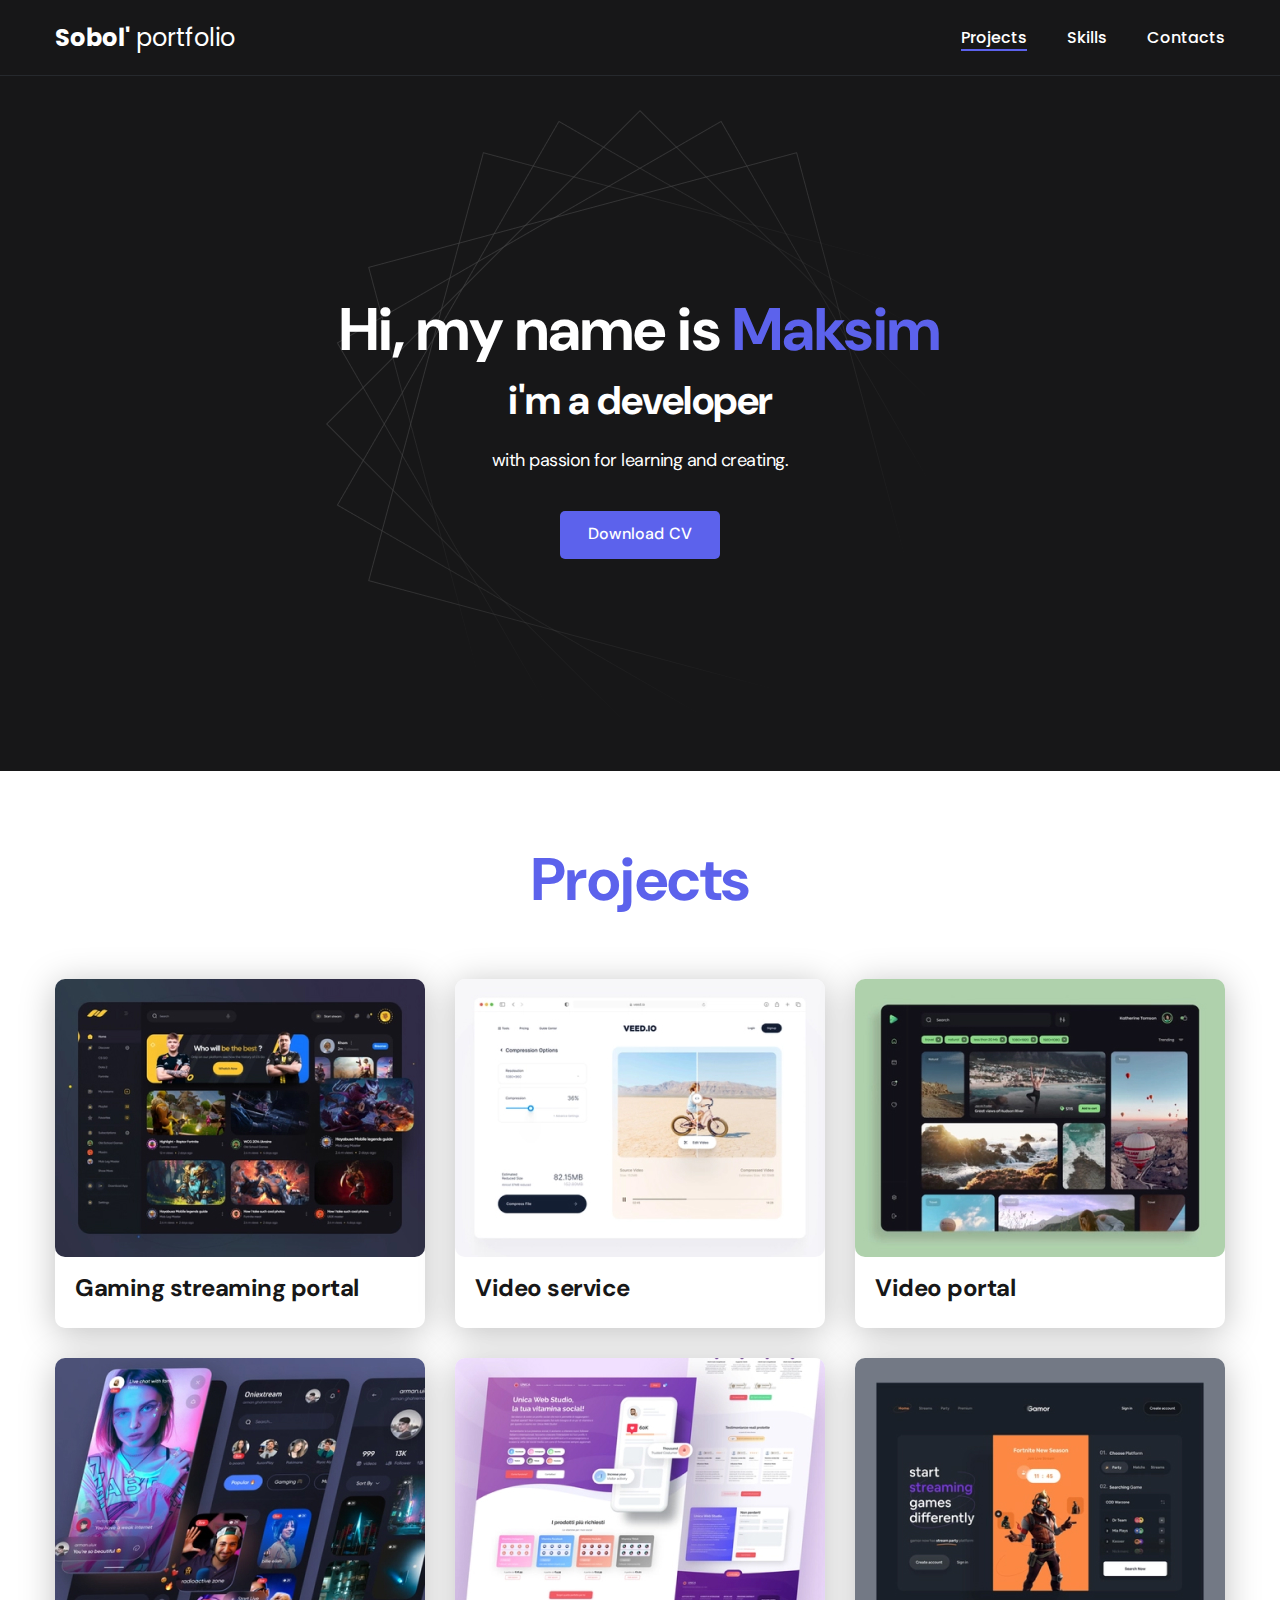
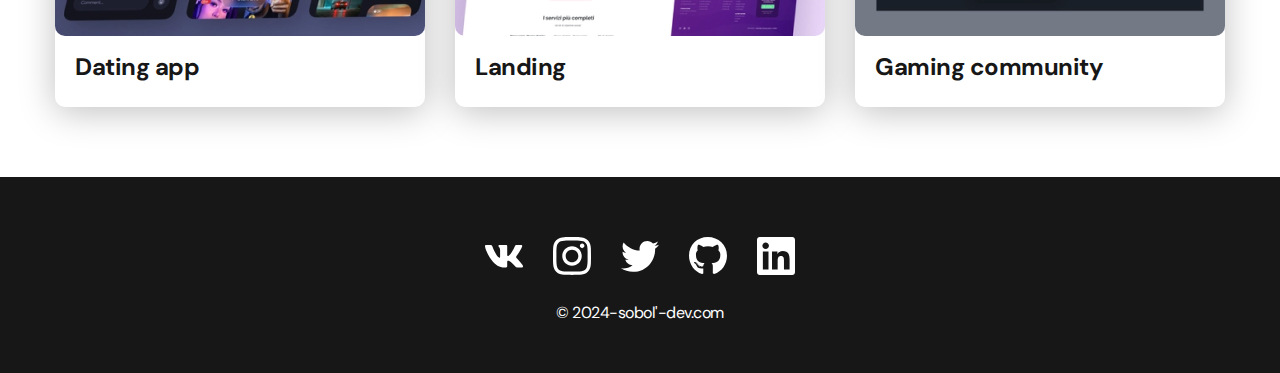
<file: index.html>
<!doctype html>
<html lang="en">
<head>
    <meta charset="UTF-8">
    <meta name="viewport"
          content="width=device-width, user-scalable=no, initial-scale=1.0, maximum-scale=1.0, minimum-scale=1.0">
    <meta http-equiv="X-UA-Compatible" content="ie=edge">
    <title>Sobol' portfolio </title>
    <link rel="stylesheet" href="./main.css">
</head>
<body>
    <nav class="nav">
        <div class="container">
            <div class = "nav-row">
                    <a .href="./index.html" class="logo"><strong>Sobol'</strong> portfolio</a>
                    <ul class= "nav-list">
                        <li class="nav-list__item"><a href="./index.html" class="nav-list__link nav-list__link--active">Projects</a></li>
                        <li class="nav-list__item"><a href="./skills.html" class="nav-list__link">Skills</a></li>
                        <li class="nav-list__item"><a href="contacts.html" class="nav-list__link">Contacts</a></li>
                    </ul>
            </div>
        </div>
    </nav>

    <header class="header">
            <div class="header__wrapper">
                <h1 class="header__title">
                    <strong> Hi, my name is <em>Maksim</em></strong><br>
                    i'm a developer
                    </h1>
                    <div class="header__text">
                        <p>with passion for learning and creating.</p>
                    </div>
                <a href="#!" class="btn">Download CV</a>
            </div>
    </header>

    <main class="section">
        <div class="container">
            <h2 class="title-1">Projects</h2>
            <ul class="projects">
                <li class="project">
                    <a href="project=page.html">
                        <img class="project_img" src="./image/projects/01.jpg">
                        <h3 class="project_title">Gaming streaming portal</h3>
                    </a>
                </li>
                <li class="project">
                    <a href="./project=page.html">
                    <img class="project_img" src="./image/projects/02.jpg">
                    <h3 class="project_title">Video service</h3>
                    </a>
                </li>
                <li class="project">
                    <a href="./project=page.html">
                    <img class="project_img" src="./image/projects/03.jpg">
                    <h3 class="project_title">Video portal</h3>
                    </a>
                </li>
                <li class="project">
                    <a href="./project=page.html">
                    <img class="project_img" src="./image/projects/04.jpg">
                    <h3 class="project_title">Dating app</h3>
                    </a>
                </li>
                <li class="project">
                    <a href="./project=page.html">
                    <img class="project_img" src="./image/projects/05.jpg">
                    <h3 class="project_title">Landing</h3>
                    </a>
                </li>
                <li class="project">
                    <a href="./project=page.html">
                    <img class="project_img" src="./image/projects/06.jpg">
                    <h3 class="project_title">Gaming community</h3>
                    </a>
                </li>
            </ul>
        </div>
    </main>
    <footer class="footer">
        <div class="container">
            <div class="footer__wrapper">
            <ul class="social">
                <li class="social__item"> <a href="#!"><img src="./image/icons/vk.svg" alt="Link"></a></li>
                <li class="social__item"> <a href="#!"><img src="./image/icons/instagram.svg" alt="Link"></a></li>
                <li class="social__item"> <a href="#!"><img src="./image/icons/twitter.svg" alt="Link"></a></li>
                <li class="social__item"> <a href="#!"><img src="./image/icons/gitHub.svg" alt="Link"></a></li>
                <li class="social__item"> <a href="#!"><img src="./image/icons/linkedIn.svg" alt="Link"></a></li>
                </ul>
                <div class="copyright">
                <p>© 2024-sobol'-dev.com</p>
                </div>
            </div>
        </div>
    </footer>

</body>
</html>
</file>
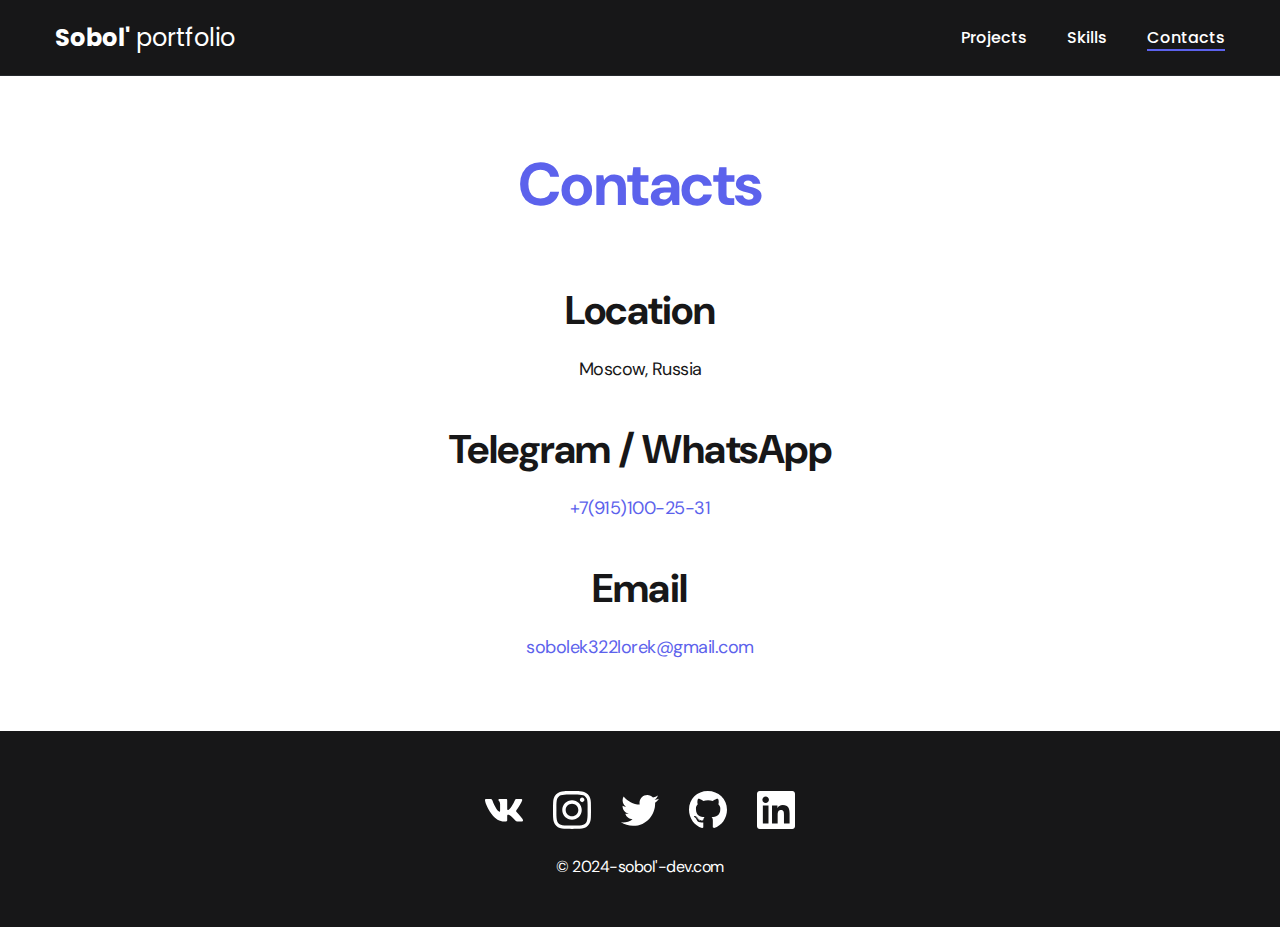
<file: contacts.html>
<!doctype html>
<html lang="en">
<head>
    <meta charset="UTF-8">
    <meta name="viewport"
          content="width=device-width, user-scalable=no, initial-scale=1.0, maximum-scale=1.0, minimum-scale=1.0">
    <meta http-equiv="X-UA-Compatible" content="ie=edge">
    <title>Sobol' portfolio </title>
    <link rel="stylesheet" href="./main.css">
</head>
<body>
    <nav class="nav">
        <div class="container">
            <div class = "nav-row">
                    <a .href="./index.html" class="logo"><strong>Sobol'</strong> portfolio</a>
                    <ul class= "nav-list">
                        <li class="nav-list__item"><a href="./index.html" class="nav-list__link">Projects</a></li>
                        <li class="nav-list__item"><a href="./skills.html" class="nav-list__link">Skills</a></li>
                        <li class="nav-list__item"><a href="contacts.html" class="nav-list__link nav-list__link--active">Contacts</a></li>
                    </ul>
            </div>
        </div>
    </nav>

    <main class="section">
        <div class="container">
            <h1 class="title-1">Contacts</h1>

            <ul class="content-list">
                <li class="content-list__item">
                    <h2 class="title-2">Location</h2>
                    <p>Moscow, Russia</p>
                </li>

                <li class="content-list__item">
                    <h2 class="title-2">Telegram / WhatsApp</h2>
                    <p><a href="tel:+7(915)100-25-31"> +7(915)100-25-31</a></p>
                </li>

                <li class="content-list__item">
                <h2 class="title-2">Email</h2>
                <p><a href="mailto:sobolek322lorek@gmail.com">sobolek322lorek@gmail.com</a></p>
            </li>

            </ul>

            </div>
        </div>
    </main>
    <footer class="footer">
        <div class="container">
            <div class="footer__wrapper">
            <ul class="social">
                <li class="social__item"> <a href="#!"><img src="./image/icons/vk.svg" alt="Link"></a></li>
                <li class="social__item"> <a href="#!"><img src="./image/icons/instagram.svg" alt="Link"></a></li>
                <li class="social__item"> <a href="#!"><img src="./image/icons/twitter.svg" alt="Link"></a></li>
                <li class="social__item"> <a href="#!"><img src="./image/icons/gitHub.svg" alt="Link"></a></li>
                <li class="social__item"> <a href="#!"><img src="./image/icons/linkedIn.svg" alt="Link"></a></li>
                </ul>
                <div class="copyright">
                <p>© 2024-sobol'-dev.com</p>
                </div>
            </div>
        </div>
    </footer>

</body>
</html>
</file>
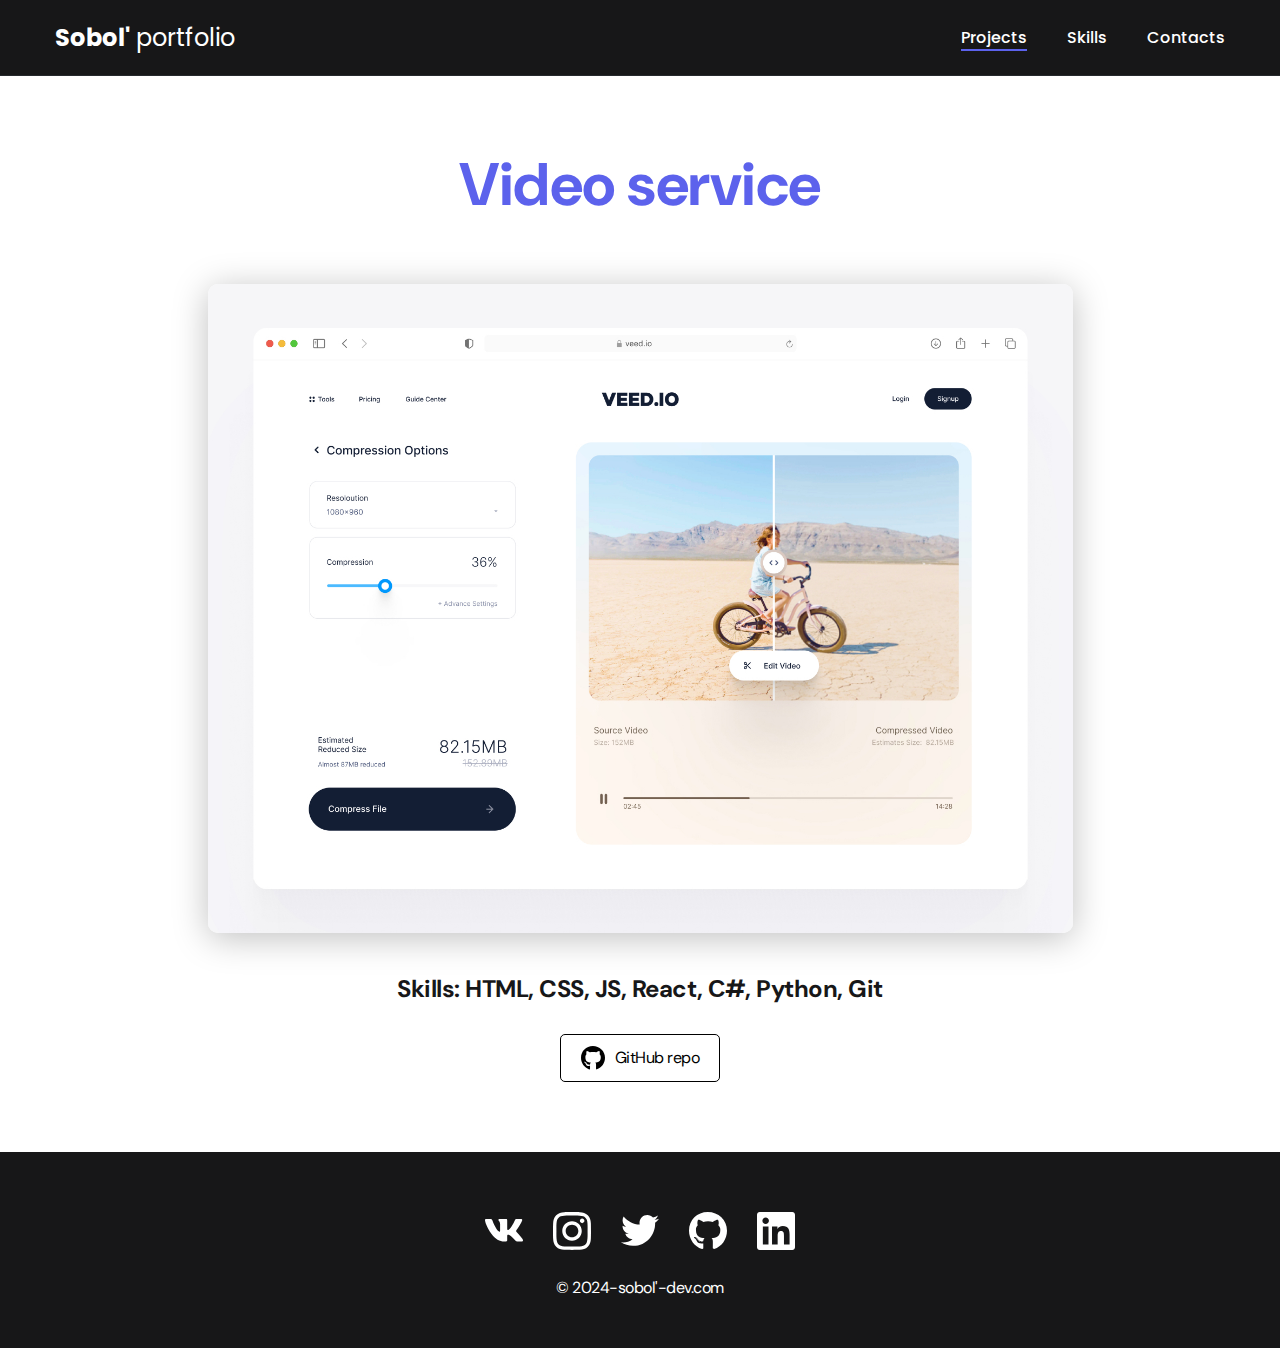
<file: project=page.html>
<!doctype html>
<html lang="en">
<head>
    <meta charset="UTF-8">
    <meta name="viewport"
          content="width=device-width, user-scalable=no, initial-scale=1.0, maximum-scale=1.0, minimum-scale=1.0">
    <meta http-equiv="X-UA-Compatible" content="ie=edge">
    <title>Sobol' portfolio </title>
    <link rel="stylesheet" href="./main.css">
</head>
<body>
    <nav class="nav">
        <div class="container">
            <div class = "nav-row">
                    <a .href="./index.html" class="logo"><strong>Sobol'</strong> portfolio</a>
                    <ul class= "nav-list">
                        <li class="nav-list__item"><a href="./index.html" class="nav-list__link nav-list__link--active">Projects</a></li>
                        <li class="nav-list__item"><a href="./skills.html" class="nav-list__link">Skills</a></li>
                        <li class="nav-list__item"><a href="contacts.html" class="nav-list__link">Contacts</a></li>
                    </ul>
            </div>
        </div>
    </nav>

    <main class="section">
        <div class="container">
            <div class="project-details">

            <h1 class="title-1">Video service</h1>

                <img src="./image/projects/02-big.jpg" alt="" class="project-details__cover">

                <div class="project_details__desc">
                    <p>Skills: HTML, CSS, JS, React, С#, Python, Git</p>
                </div>

                <a href="#!" class="btn-outline">
                    <img src="./image/icons/gitHub-black.svg" alt="">
                    GitHub repo
                </a>

            </div>
        </div>
    </main>
    <footer class="footer">
        <div class="container">
            <div class="footer__wrapper">
            <ul class="social">
                <li class="social__item"> <a href="#!"><img src="./image/icons/vk.svg" alt="Link"></a></li>
                <li class="social__item"> <a href="#!"><img src="./image/icons/instagram.svg" alt="Link"></a></li>
                <li class="social__item"> <a href="#!"><img src="./image/icons/twitter.svg" alt="Link"></a></li>
                <li class="social__item"> <a href="#!"><img src="./image/icons/gitHub.svg" alt="Link"></a></li>
                <li class="social__item"> <a href="#!"><img src="./image/icons/linkedIn.svg" alt="Link"></a></li>
                </ul>
                <div class="copyright">
                <p>© 2024-sobol'-dev.com</p>
                </div>
            </div>
        </div>
    </footer>

</body>
</html>
</file>
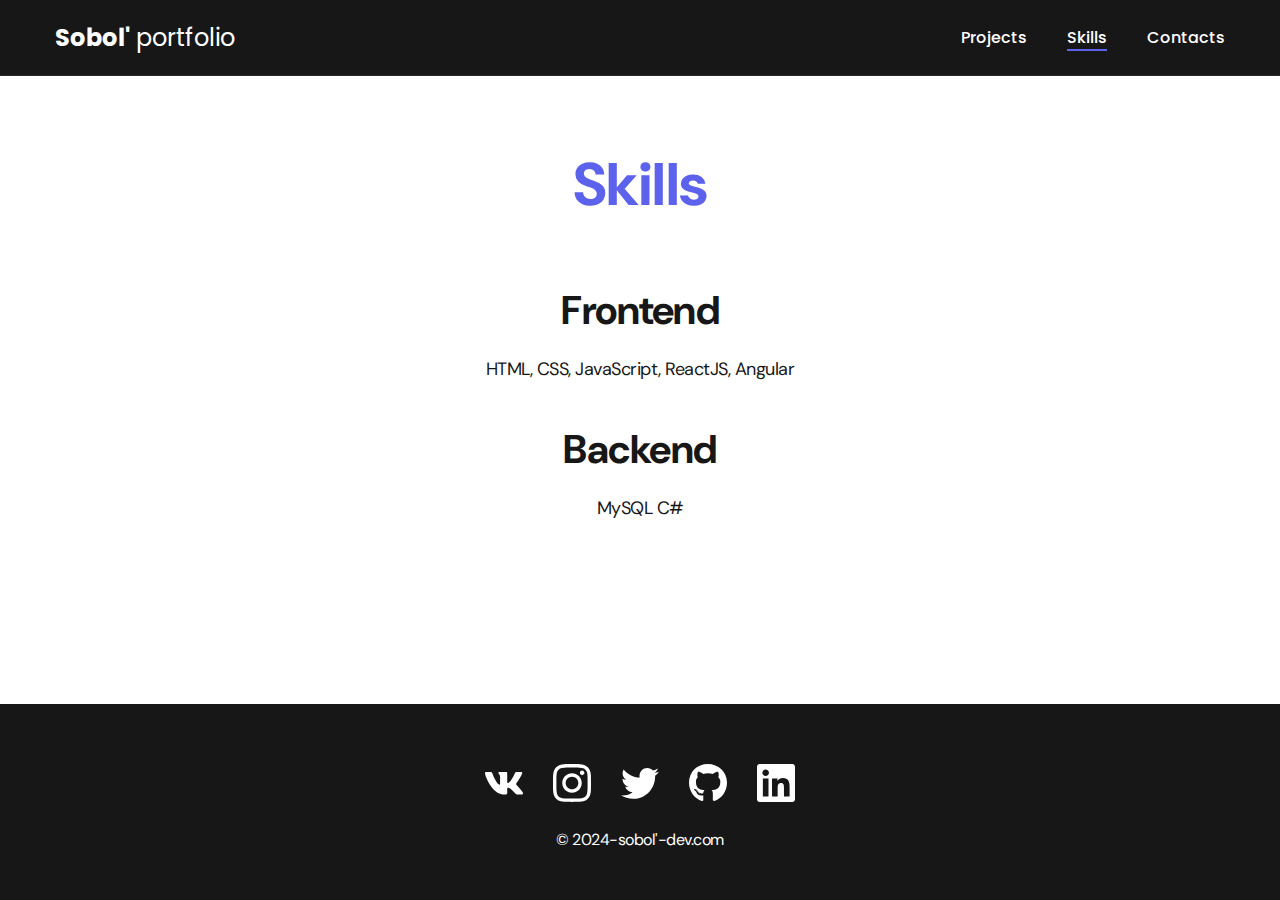
<file: skills.html>
<!doctype html>
<html lang="en">
<head>
    <meta charset="UTF-8">
    <meta name="viewport"
          content="width=device-width, user-scalable=no, initial-scale=1.0, maximum-scale=1.0, minimum-scale=1.0">
    <meta http-equiv="X-UA-Compatible" content="ie=edge">
    <title>Sobol' portfolio </title>
    <link rel="stylesheet" href="./main.css">
</head>
<body>
    <nav class="nav">
        <div class="container">
            <div class = "nav-row">
                    <a .href="./index.html" class="logo"><strong>Sobol'</strong> portfolio</a>
                    <ul class= "nav-list">
                        <li class="nav-list__item"><a href="./index.html" class="nav-list__link">Projects</a></li>
                        <li class="nav-list__item"><a href="./skills.html" class="nav-list__link nav-list__link--active">Skills</a></li>
                        <li class="nav-list__item"><a href="contacts.html" class="nav-list__link">Contacts</a></li>
                    </ul>
            </div>
        </div>
    </nav>

    <main class="section">
        <div class="container">
            <h1 class="title-1">Skills</h1>

            <ul class="content-list">
                <li class="content-list__item">
                    <h2 class="title-2">Frontend</h2>
                    <p>HTML, CSS, JavaScript, ReactJS, Angular</p>
                </li>
                <li class="content-list__item">
                    <h2 class="title-2">Backend</h2>
                    <p>MySQL C#</p>
                </li>
            </ul>

            </div>
        </div>
    </main>
    <footer class="footer">
        <div class="container">
            <div class="footer__wrapper">
            <ul class="social">
                <li class="social__item"> <a href="#!"><img src="./image/icons/vk.svg" alt="Link"></a></li>
                <li class="social__item"> <a href="#!"><img src="./image/icons/instagram.svg" alt="Link"></a></li>
                <li class="social__item"> <a href="#!"><img src="./image/icons/twitter.svg" alt="Link"></a></li>
                <li class="social__item"> <a href="#!"><img src="./image/icons/gitHub.svg" alt="Link"></a></li>
                <li class="social__item"> <a href="#!"><img src="./image/icons/linkedIn.svg" alt="Link"></a></li>
                </ul>
                <div class="copyright">
                <p>© 2024-sobol'-dev.com</p>
                </div>
            </div>
        </div>
    </footer>

</body>
</html>
</file>
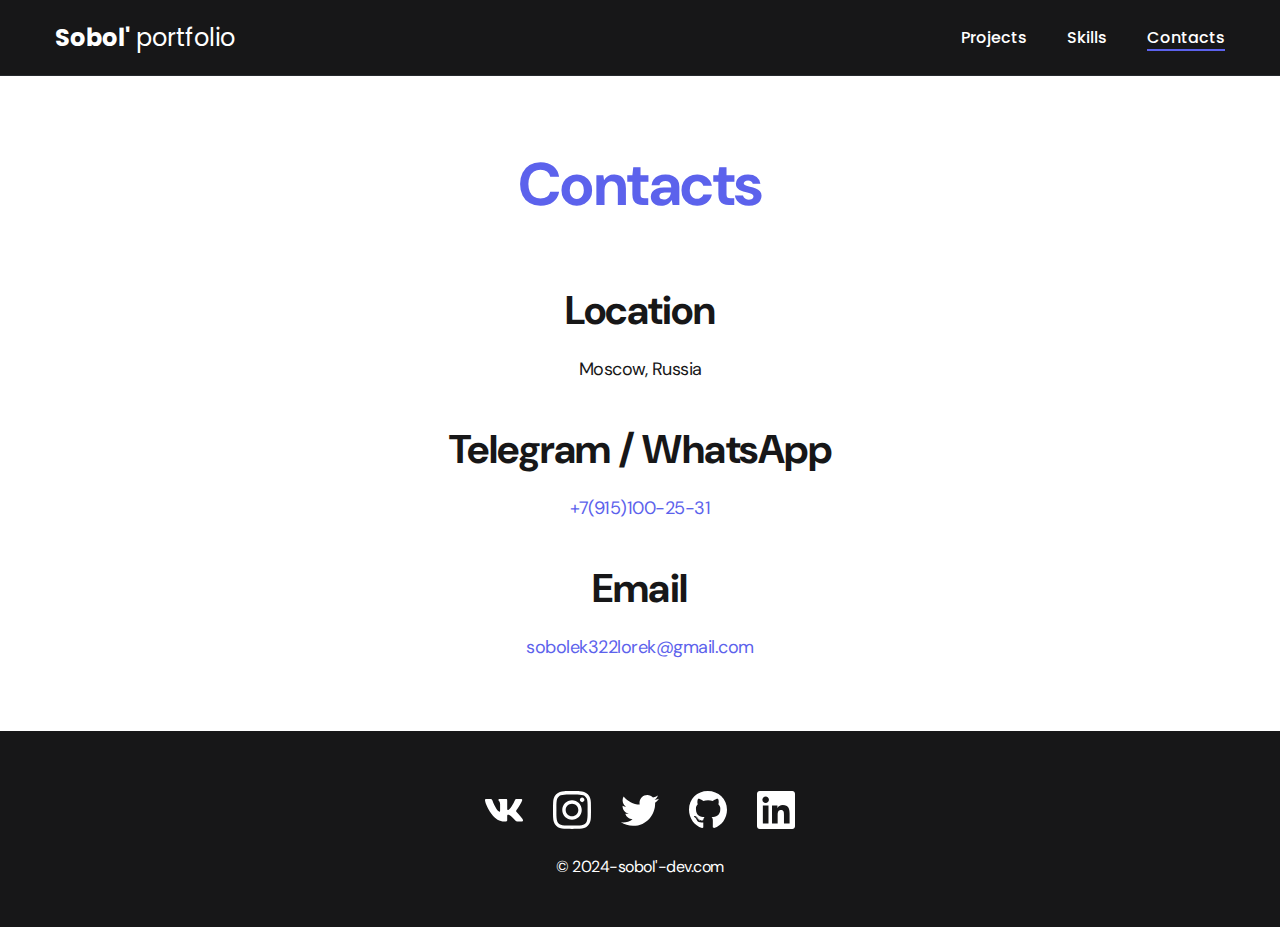
<file: сontacts.html>
<!doctype html>
<html lang="en">
<head>
    <meta charset="UTF-8">
    <meta name="viewport"
          content="width=device-width, user-scalable=no, initial-scale=1.0, maximum-scale=1.0, minimum-scale=1.0">
    <meta http-equiv="X-UA-Compatible" content="ie=edge">
    <title>Sobol' portfolio </title>
    <link rel="stylesheet" href="./main.css">
</head>
<body>
    <nav class="nav">
        <div class="container">
            <div class = "nav-row">
                    <a .href="./index.html" class="logo"><strong>Sobol'</strong> portfolio</a>
                    <ul class= "nav-list">
                        <li class="nav-list__item"><a href="./index.html" class="nav-list__link">Projects</a></li>
                        <li class="nav-list__item"><a href="./skills.html" class="nav-list__link">Skills</a></li>
                        <li class="nav-list__item"><a href="сontacts.html" class="nav-list__link nav-list__link--active">Contacts</a></li>
                    </ul>
            </div>
        </div>
    </nav>

    <main class="section">
        <div class="container">
            <h1 class="title-1">Contacts</h1>

            <ul class="content-list">
                <li class="content-list__item">
                    <h2 class="title-2">Location</h2>
                    <p>Moscow, Russia</p>
                </li>

                <li class="content-list__item">
                    <h2 class="title-2">Telegram / WhatsApp</h2>
                    <p><a href="tel:+7(915)100-25-31"> +7(915)100-25-31</a></p>
                </li>

                <li class="content-list__item">
                <h2 class="title-2">Email</h2>
                <p><a href="mailto:sobolek322lorek@gmail.com">sobolek322lorek@gmail.com</a></p>
            </li>

            </ul>

            </div>
        </div>
    </main>
    <footer class="footer">
        <div class="container">
            <div class="footer__wrapper">
            <ul class="social">
                <li class="social__item"> <a href="#!"><img src="./image/icons/vk.svg" alt="Link"></a></li>
                <li class="social__item"> <a href="#!"><img src="./image/icons/instagram.svg" alt="Link"></a></li>
                <li class="social__item"> <a href="#!"><img src="./image/icons/twitter.svg" alt="Link"></a></li>
                <li class="social__item"> <a href="#!"><img src="./image/icons/gitHub.svg" alt="Link"></a></li>
                <li class="social__item"> <a href="#!"><img src="./image/icons/linkedIn.svg" alt="Link"></a></li>
                </ul>
                <div class="copyright">
                <p>© 2024-sobol'-dev.com</p>
                </div>
            </div>
        </div>
    </footer>

</body>
</html>
</file>
<file: main.css>
@import "./reset.css";
@import url('https://fonts.googleapis.com/css2?family=DM+Sans:ital,opsz,wght@0,9..40,100..1000;1,9..40,100..1000&family=Poppins:wght@400;500;700&display=swap');

/*создаем переменные*/

:root {
    --blackpure: #000;
    --black: #171718;
    --black-border: #26292d;
    --white:#ffffff;
    --purple:#5c62ec;

    --text-color: var(--black);
    --dark-bg: var(--black);
    --dark-border: var(--black-border);
    --header-text: var(--white);
    --accent: var(--purple);
}

html, body {
    font-family: "DM Sans", sans-serif;
    letter-spacing: -0.5px;
    color: var(--text-color);
    height: 100%;
    display: flex;
    flex-direction: column;
}

/* General */

.container{
    margin: 0 auto;
    padding: 0 15px;
    max-width: 1200px;
}

.noe{
    display: none !important;
}

.section{
    padding: 70px 0;


}

.title-1{
    margin-bottom: 60px;

    font-size: 60px;
    font-weight: 700;
    line-height: 1.3;
    color: var(--accent);
    text-align: center;

}

.title-2{
    margin-bottom: 20px;

    font-size: 40px;
    line-height: 1.3;
    font-weight: 700;
}


/* Navigation */

.nav {
    padding: 20px 0;
    border-bottom: 1px solid var(--dark-border);
    background-color: var(--dark-bg);
    color: var(--header-text);
    letter-spacing: normal;
}

.nav-row{
    display: flex;
    justify-content: space-between;
    align-items: center;
    column-gap: 30px;
    row-gap: 20px;
    flex-wrap: wrap;
}
.logo{
    color: var(--header-text);
    font-size: 24px;
    font-family: 'Poppins', SansSerif;
}

.logo strong {
    font-weight: 700;
}

.nav-list{
    display: flex;
    align-items: center;
    column-gap: 40px;
    font-size: 16px;
    font-weight: 500;
    font-family: 'Poppins', sans-serif;
}
.nav-list__item {

}

.nav-list__link {
    transition: opacity 0.2s ease-in;
    color: var(--header-text);
}

.nav-list__link:hover {
    opacity: 0.8;
}

.nav-list__link--active {
    position: relative;
}

.nav-list__link--active:before {
    content: "";

    position: absolute;
    left: 0;
    top: 100%;

    display: block;
    height: 2px;
    width: 100%;
    background-color: var(--accent);
}

/* Header */

.header {
    padding: 40px 0;
    min-height: 695px;

    display: flex;
    justify-content: center;
    align-items: center;

    background-color: var(--dark-bg);
    background-image: url('./image/header-bg.png');
    background-repeat: no-repeat;
    background-size: auto;
    background-position: center;

    color: var(--header-text);
    text-align: center;
}

.header__wrapper{
    padding: 0 15px;
    max-width: 660px;
}

.header__title{
    margin-bottom: 20px;
    font-size: 40px;
    font-weight: 700;
    line-height: 1.4;
}
.header__title strong{
    font-size: 60px;
    font-weight: 700;
}

.header__title em{
    font-style: normal;
    color: var(--accent);
}

.header__text{
    margin-bottom: 40px;
    font-size: 18px;
    line-height: 1.333;

}

.header__text p + p{
    margin-top: 1em;
}
/* Button */

.btn{
    display: inline-block;
    height: 48px;
    padding: 12px 28px;

    border-radius: 5px;
    background-color: var(--accent);
    color: var(--white);
    letter-spacing: 0.15px;
    font-size: 16px;
    font-weight: 500;
    transition: opacity 0.2s ease-in;
}

.btn:hover{
    opacity: 0.8;
}

.btn:active{
    position: relative;
    top: 1px;
}

/* Btn outline */

.btn-outline{

    display: flex;
    column-gap: 10px;
    align-items: center;

    height: 48px;
    padding: 12px 20px;
    border-radius: 5px;

    border: 1px solid var(--blackpure);
    color: var(--blackpure);

    transition: opacity 0.2s ease-in;

}

.btn-outline:hover{
    opacity: 0.8;
}

.btn-outline:active{
    position: relative;
    top: 1px;
}

/* Projects */

.projects{
    display: flex;
    justify-content: center;
    flex-wrap: wrap;
    column-gap: 30px;
    row-gap: 30px;

}
.project{
    max-width: 370px;
    background-color: var(--white);
    box-shadow: 0px 5px 35px rgba(0, 0, 0, 0.25);
    border-radius: 10px;
}
.project_img{
    border-radius: 10px;
}
.project_title{
    padding: 15px 20px 25px;
    font-weight: 700;
    font-size: 24px;
    line-height: 1.3;
    color: var(--text-color);
}
/* Project details */

.project-details{
    margin: 0 auto;
    max-width: 865px;

    display: flex;
    flex-direction: column;
    align-items: center;

    text-align: center;
}

.project-details__cover{
    max-width: 100%;
    margin-bottom: 40px;

    box-shadow: 0px 5px 35px rgba(0,0,0,0.25);
    border-radius: 10px;
}

.project_details__desc{
    margin-bottom: 30px;
    font-weight: 700;
    font-size: 24px;
    line-height: 1.3;
}
/* Content list */

.content-list{
    margin: 0 auto;
    max-width: 570px;
    display: flex;
    flex-direction: column;
    align-items: center;
    row-gap: 40px;
    text-align: center;
}
.content-list a {
    color: var(--accent);
}

.content-list__item{
    font-size: 18px;
    line-height: 1.5;
}

.content-list__item p + p {
    margin-top: 0.5em;
}
/* Footer */

.footer{
    margin-top: auto;
    padding: 60px 0px 50px;
    background-color: var(--dark-bg);
    color:  var(--header-text)
}
.footer__wrapper{
    display: flex;
    flex-direction: column;
    align-items: center;
    row-gap: 27px;
}

.social{
    display: flex;
    column-gap: 30px;
    align-items: center;

}

.copyright{
    font-size: 16px;

}
.copyright p+p {
    margin-top: 0.5em;
}

@media (max-width: 620px) {

/* Header */

    .header {
        min-height: unset;
    }

    .header__title {
        font-size: 30px;
    }

    .header__title strong {
        font-size: 40px;
    }

/* General */

    .section {
        padding: 40px 0;
    }

    .title-1 {
        margin-bottom: 30px;
        font-size: 40px;
    }

    .title-2 {
        margin-bottom: 10px;
        font-size: 30px;
    }

    /* Projects */

    .project_title {
        font-size: 22px;
    }

    /* Project page */

    .project_details__desc {
        margin-bottom: 22px;
        font-size: 22px;
    }

    /* Content list */

    .content-list {
        row-gap: 20px;
    }

    .content-list__item {
        font-size: 16px;
    }

    /* Footer */

    .footer {
        padding: 40px 0 30px;
    }

    .footer__wrapper {
        row-gap: 20px;
    }

    /* Social */

    .social__item {
        column-gap: 20px;
    }

    .social__item {
        width: 28px;
    }

}
</file>
